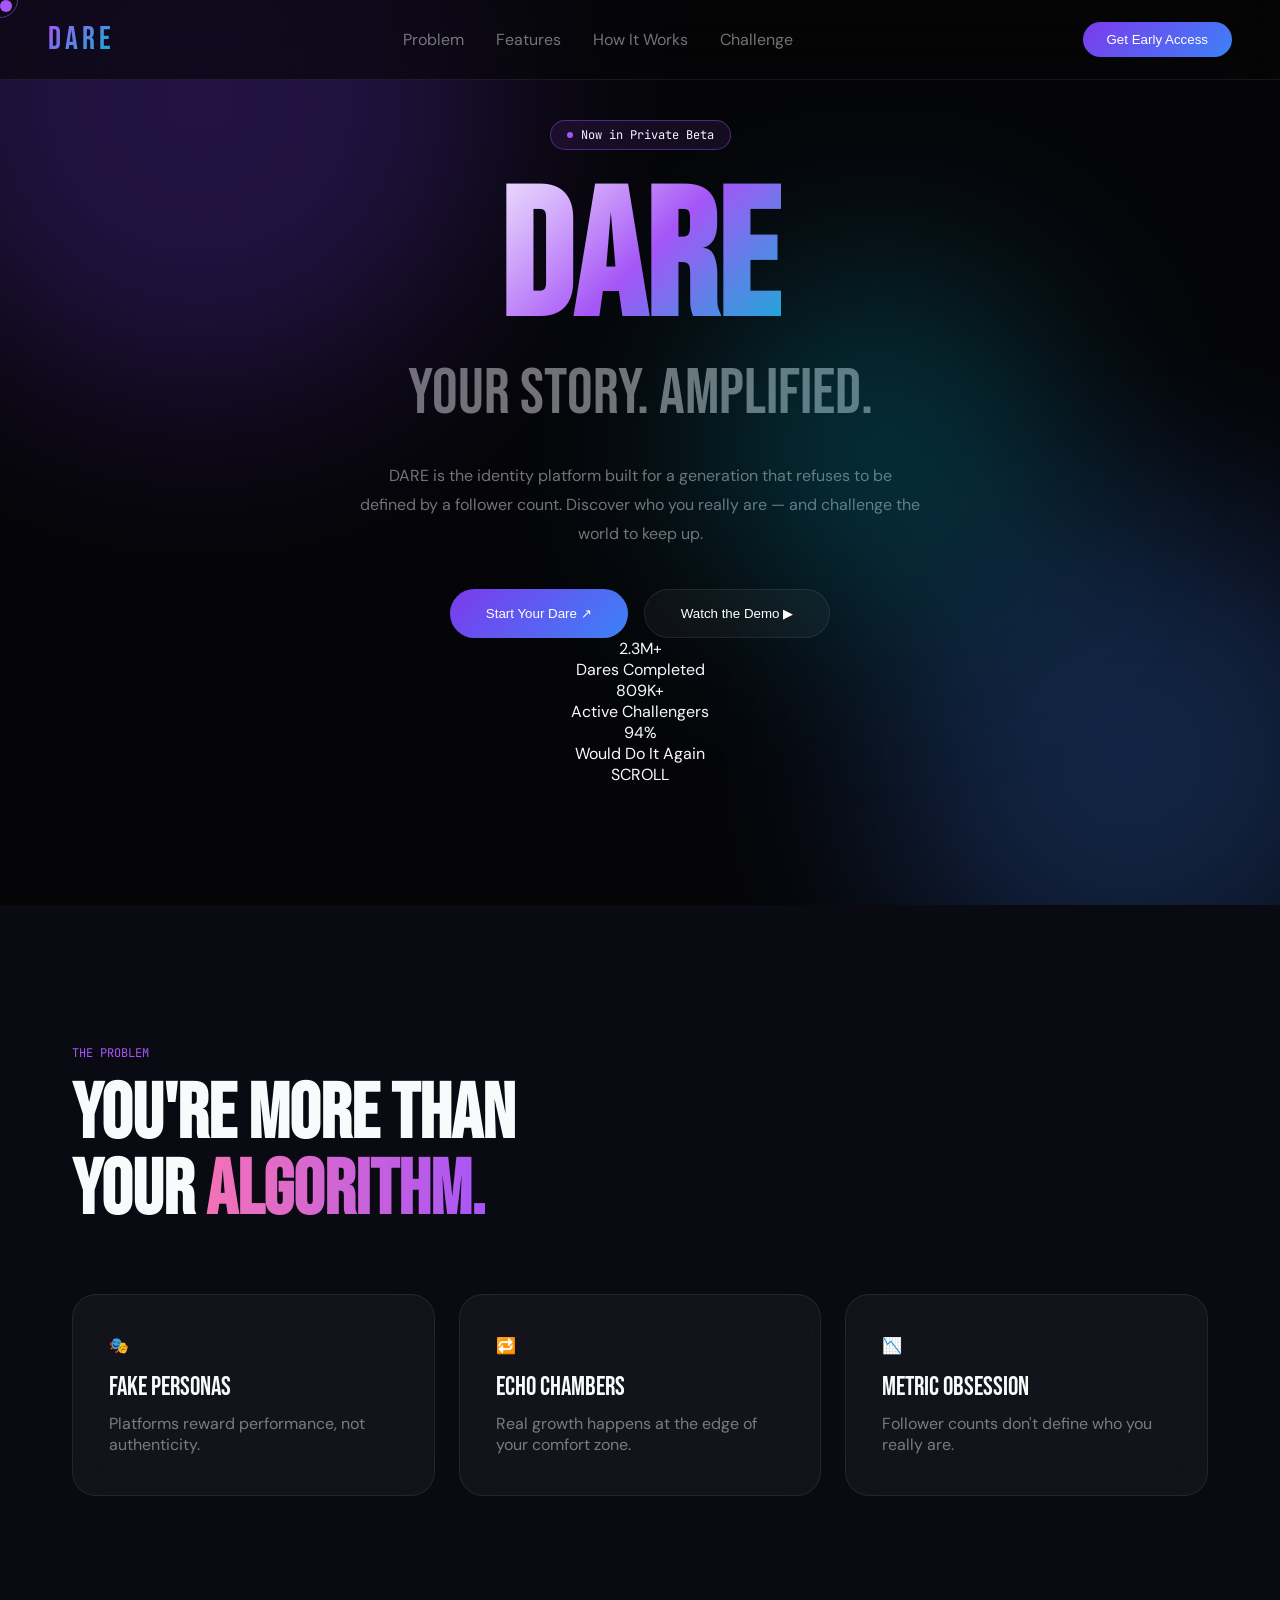
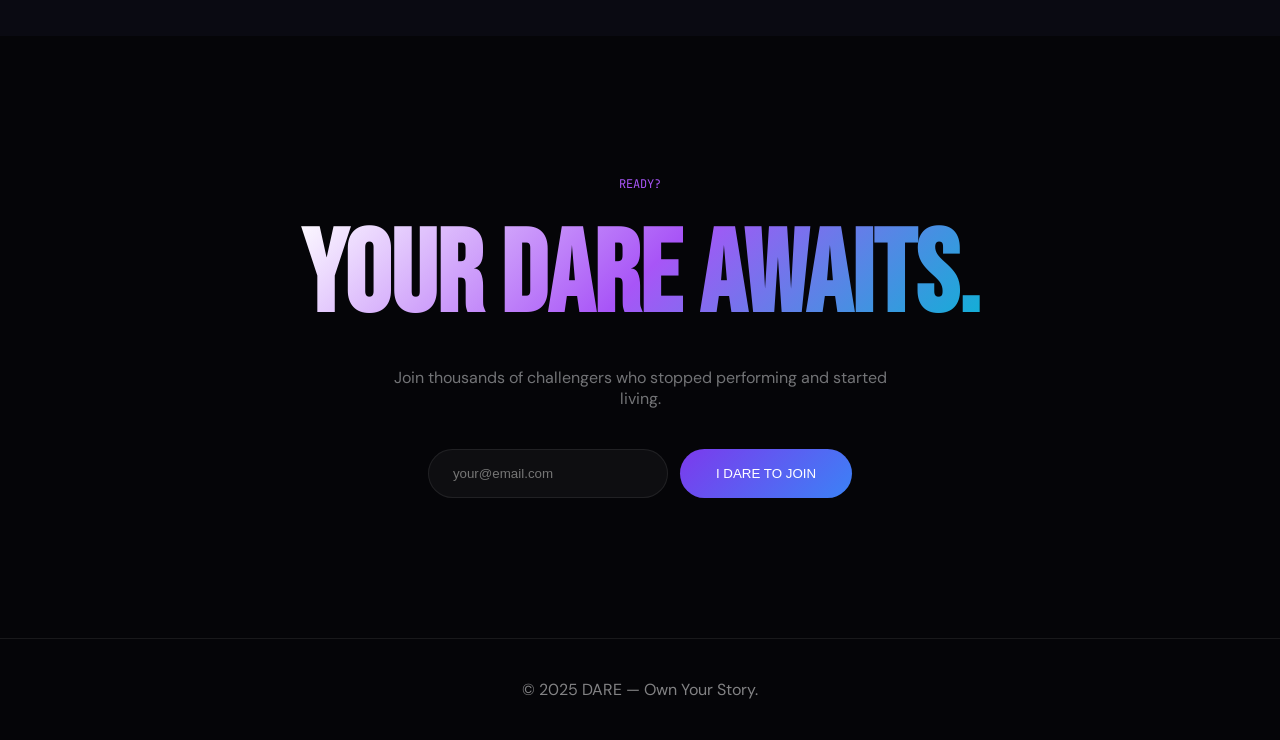
<file: dare 2/index.html>
<!DOCTYPE html>
<html lang="en">
<head>
  <meta charset="UTF-8" />
  <meta name="viewport" content="width=device-width, initial-scale=1.0" />
  <title>DARE — Own Your Story</title>

  <link rel="preconnect" href="https://fonts.googleapis.com" />
  <link rel="preconnect" href="https://fonts.gstatic.com" crossorigin />

  <link
    href="https://fonts.googleapis.com/css2?family=Bebas+Neue&family=DM+Sans:ital,opsz,wght@0,9..40,300;0,9..40,400;0,9..40,500;1,9..40,300&family=JetBrains+Mono:wght@400;700&display=swap"
    rel="stylesheet"
  />

  <link rel="stylesheet" href="styles.css" />
</head>

<body>

  <!-- CURSOR -->
  <div id="cursor"></div>
  <div id="cursor-ring"></div>

  <!-- NAV -->
  <nav>
    <div class="nav-logo">DARE</div>

    <ul class="nav-links">
      <li><a href="#problem">Problem</a></li>
      <li><a href="#features">Features</a></li>
      <li><a href="#how">How It Works</a></li>
      <li><a href="#viral">Challenge</a></li>
    </ul>

    <button class="nav-cta" onclick="ripple(event,this)">
      <div class="ripple-container"></div>
      Get Early Access
    </button>
  </nav>

  <!-- HERO -->
  <section id="hero">
    <div class="blob blob-1"></div>
    <div class="blob blob-2"></div>
    <div class="blob blob-3"></div>

    <div class="hero-badge">
      <div class="badge-dot"></div>
      Now in Private Beta
    </div>

    <h1 class="hero-headline">
      <span class="grad" id="typing-text"></span>
      <span class="typing-cursor" id="typing-cursor"></span>
    </h1>

    <p class="hero-sub">YOUR STORY. AMPLIFIED.</p>

    <p class="hero-body">
      DARE is the identity platform built for a generation that refuses
      to be defined by a follower count. Discover who you really are —
      and challenge the world to keep up.
    </p>

    <div class="hero-cta-group">
      <button class="btn btn-primary" onclick="ripple(event,this)">
        <div class="ripple-container"></div>
        Start Your Dare ↗
      </button>

      <button class="btn btn-ghost" onclick="ripple(event,this)">
        <div class="ripple-container"></div>
        Watch the Demo ▶
      </button>
    </div>

    <div class="hero-stats">
      <div class="stat-item">
        <div class="stat-num" data-count="2.4" data-suffix="M+">0</div>
        <div class="stat-label">Dares Completed</div>
      </div>

      <div class="stat-item">
        <div class="stat-num" data-count="840" data-suffix="K+">0</div>
        <div class="stat-label">Active Challengers</div>
      </div>

      <div class="stat-item">
        <div class="stat-num" data-count="98" data-suffix="%">0</div>
        <div class="stat-label">Would Do It Again</div>
      </div>
    </div>

    <div class="hero-scroll-hint">
      <div class="scroll-line"></div>
      SCROLL
    </div>
  </section>

  <!-- PROBLEM -->
  <section id="problem">
    <div class="container">

      <div class="section-label reveal">The Problem</div>

      <h2 class="problem-headline reveal reveal-delay-1">
        You're more than<br />
        your <em>algorithm.</em>
      </h2>

      <div class="problem-grid">

        <div class="glass-card reveal reveal-delay-1" onmousemove="cardGlow(event,this)">
          <div class="card-icon card-icon-1">🎭</div>
          <div class="card-title">Fake Personas</div>
          <p class="card-body">
            Platforms reward performance, not authenticity.
          </p>
        </div>

        <div class="glass-card reveal reveal-delay-2" onmousemove="cardGlow(event,this)">
          <div class="card-icon card-icon-2">🔁</div>
          <div class="card-title">Echo Chambers</div>
          <p class="card-body">
            Real growth happens at the edge of your comfort zone.
          </p>
        </div>

        <div class="glass-card reveal reveal-delay-3" onmousemove="cardGlow(event,this)">
          <div class="card-icon card-icon-3">📉</div>
          <div class="card-title">Metric Obsession</div>
          <p class="card-body">
            Follower counts don't define who you really are.
          </p>
        </div>

      </div>

    </div>
  </section>

  <!-- CTA -->
  <section id="cta">
    <div class="container">

      <div class="section-label reveal" style="justify-content:center;">
        Ready?
      </div>

      <h2 class="cta-headline reveal reveal-delay-1">
        <span class="grad">Your Dare Awaits.</span>
      </h2>

      <p class="cta-sub reveal reveal-delay-2">
        Join thousands of challengers who stopped performing and started living.
      </p>

      <div class="email-form reveal reveal-delay-3">

        <input
          type="email"
          class="email-input"
          placeholder="your@email.com"
        />

        <button class="btn btn-primary" onclick="ripple(event,this)">
          <div class="ripple-container"></div>
          I DARE TO JOIN
        </button>

      </div>

    </div>
  </section>

  <!-- FOOTER -->
  <footer>
    <div class="container">
      <p>
        © 2025 <span>DARE</span> — Own Your Story.
      </p>
    </div>
  </footer>

  <script src="script.js"></script>
</body>
</html>
</file>
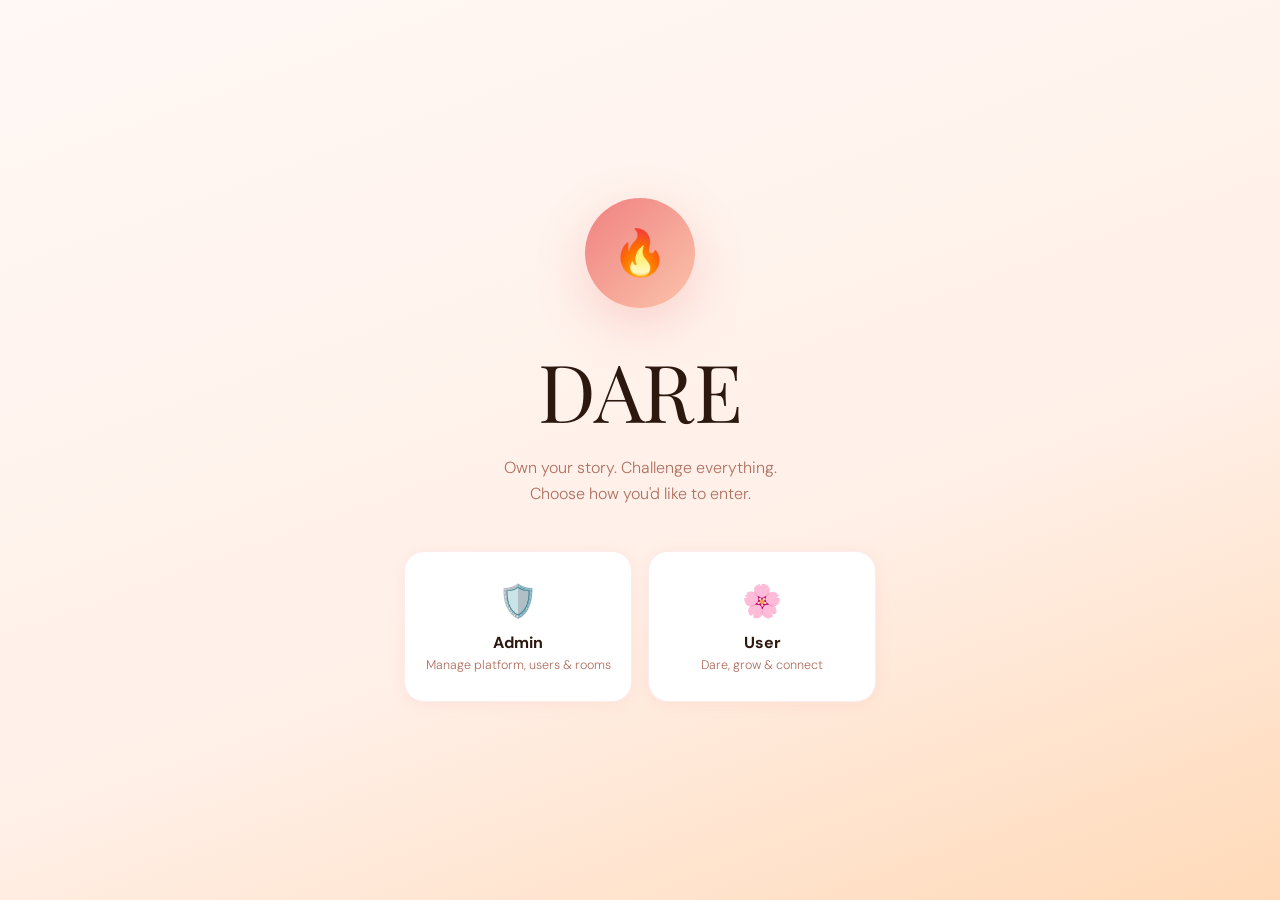
<file: DARE startup/index.html>
<!DOCTYPE html>
<html lang="en">
<head>
<meta charset="UTF-8"/>
<meta name="viewport" content="width=device-width, initial-scale=1.0"/>
<title>DARE App</title>
<link rel="preconnect" href="https://fonts.googleapis.com"/>
<link rel="preconnect" href="https://fonts.gstatic.com" crossorigin/>
<link href="https://fonts.googleapis.com/css2?family=Playfair+Display:wght@700;900&family=DM+Sans:wght@300;400;500;600&family=JetBrains+Mono:wght@400;600&display=swap" rel="stylesheet"/>
<link rel="stylesheet" href="styles.css"/>
</head>
<body>

<!-- ══════ LANDING ══════ -->
<div class="screen active" id="s-landing">
  <div class="landing-inner" style="margin:auto;">
    <div class="landing-blob">🔥</div>
    <div class="landing-title">DARE</div>
    <div class="landing-sub">Own your story. Challenge everything.<br/>Choose how you'd like to enter.</div>
    <div class="role-grid">
      <div class="role-card" onclick="go('s-admin-login')">
        <div class="role-emoji">🛡️</div>
        <div class="role-name">Admin</div>
        <div class="role-desc">Manage platform, users & rooms</div>
      </div>
      <div class="role-card" onclick="go('s-user-login')">
        <div class="role-emoji">🌸</div>
        <div class="role-name">User</div>
        <div class="role-desc">Dare, grow & connect</div>
      </div>
    </div>
  </div>
</div>

<!-- ══════ ADMIN LOGIN ══════ -->
<div class="screen auth-screen" id="s-admin-login">
  <div class="auth-box">
    <div class="auth-back" onclick="go('s-landing')">‹ Back</div>
    <div class="auth-icon">🛡️</div>
    <div class="auth-title">Admin Access</div>
    <div class="auth-sub">Restricted portal · Authorized personnel only</div>
    <div class="form-group">
      <label class="form-label">Admin Email</label>
      <input class="form-input" type="email" placeholder="admin@dare.app" id="al-email"/>
    </div>
    <div class="form-group">
      <label class="form-label">Password</label>
      <input class="form-input" type="password" placeholder="••••••••" id="al-pass"/>
    </div>
    <div class="form-group">
      <label class="form-label">Admin Code</label>
      <input class="form-input" type="text" placeholder="6-digit access code" maxlength="6" id="al-code"/>
    </div>
    <button class="btn btn-primary btn-full" onclick="adminLogin(event)">Access Dashboard →</button>
    <div class="auth-footer" style="margin-top:16px;font-size:0.78rem;">Forgot credentials? Contact your system administrator.</div>
  </div>
</div>

<!-- ══════ USER LOGIN ══════ -->
<div class="screen auth-screen" id="s-user-login">
  <div class="auth-box">
    <div class="auth-back" onclick="go('s-landing')">‹ Back</div>
    <div class="auth-icon">🌸</div>
    <div class="auth-title">Welcome Back</div>
    <div class="auth-sub">Sign in to continue your dare journey</div>
    <div class="form-group">
      <label class="form-label">Email</label>
      <input class="form-input" type="email" placeholder="you@example.com" id="ul-email"/>
    </div>
    <div class="form-group">
      <label class="form-label">Password</label>
      <input class="form-input" type="password" placeholder="••••••••" id="ul-pass"/>
    </div>
    <div style="text-align:right;margin-bottom:18px;"><span class="link" style="font-size:0.82rem;">Forgot password?</span></div>
    <button class="btn btn-primary btn-full" onclick="userLogin(event)" style="margin-bottom:10px;">Sign In →</button>
    <div class="divider">or</div>
    <button class="btn btn-ghost btn-full" style="margin-bottom:10px;" onclick="showToast('Apple sign-in coming soon')">🍎 &nbsp;Continue with Apple</button>
    <button class="btn btn-ghost btn-full" onclick="showToast('Google sign-in coming soon')">🌐 &nbsp;Continue with Google</button>
    <div class="auth-footer">New here? <span class="link" onclick="go('s-signup')">Create account</span></div>
  </div>
</div>

<!-- ══════ SIGNUP ══════ -->
<div class="screen auth-screen" id="s-signup">
  <div class="auth-box">
    <div class="auth-back" onclick="go('s-user-login')">‹ Back</div>
    <div class="progress-steps">
      <div class="ps-dot done"></div><div class="ps-dot done"></div><div class="ps-dot"></div>
    </div>
    <div class="auth-icon">✨</div>
    <div class="auth-title">Create Account</div>
    <div class="auth-sub">Step 2 of 3 — Tell us about yourself</div>
    <div class="form-row">
      <div class="form-group"><label class="form-label">First Name</label><input class="form-input" type="text" placeholder="First name" id="su-fn"/></div>
      <div class="form-group"><label class="form-label">Last Name</label><input class="form-input" type="text" placeholder="Last name" id="su-ln"/></div>
    </div>
    <div class="form-group"><label class="form-label">Username</label><input class="form-input" type="text" placeholder="@yourhandle" id="su-un"/></div>
    <div class="form-group"><label class="form-label">Email</label><input class="form-input" type="email" placeholder="you@example.com" id="su-em"/></div>
    <div class="form-group"><label class="form-label">Password</label><input class="form-input" type="password" placeholder="Min. 8 characters" id="su-pw"/></div>
    <button class="btn btn-primary btn-full" onclick="signupDone(event)">Create Account & Dare →</button>
    <div class="auth-footer" style="font-size:0.75rem;line-height:1.7;">By continuing you agree to DARE's <span class="link">Terms</span> and <span class="link">Privacy Policy</span>.</div>
  </div>
</div>

<!-- ══════ HOME ══════ -->
<div class="screen" id="s-home">
  <div class="topbar">
    <div class="topbar-logo">DARE</div>
    <div class="topbar-right">
      <div class="topbar-avatar" id="home-av" onclick="switchTab('s-profile',null,'Profile')">😊</div>
    </div>
  </div>
  <div class="page-wrap">
    <div class="home-greeting">
      <h1 id="home-greet">Good morning 🌸</h1>
      <p id="home-sub">Your dares are waiting</p>
    </div>

    <div class="section-header">
      <div class="section-title">Stories</div>
    </div>
    <div class="stories-row" id="stories-row">
      <div class="story-item" onclick="showToast('Share your story!')">
        <div class="story-ring" style="background:linear-gradient(135deg,#ddd,#bbb);">
          <div class="story-inner" style="font-size:1.6rem;">➕</div>
        </div>
        <div class="story-label">Your Story</div>
      </div>
    </div>
    <div id="stories-hint" style="color:var(--text3);font-size:0.83rem;margin-bottom:30px;font-weight:300;">
      Follow friends to see their stories here.
    </div>

    <div class="section-header">
      <div class="section-title">Today's Dares</div>
      <div class="section-action" onclick="switchTab('s-rooms',null,'Rooms')">Browse Rooms →</div>
    </div>
    <div class="dare-grid" id="dare-grid">
      <div class="dare-empty">
        <div class="de-i">⚡</div>
        <div class="de-t">No dares yet.<br/>Join a room or get challenged by a friend to see dares here.</div>
      </div>
    </div>
  </div>
  <div class="bottom-nav">
    <div class="nav-item active" onclick="switchTab('s-home',this,'Home')"><div class="nav-icon">🏠</div><div class="nav-label">Home</div><div class="nav-dot"></div></div>
    <div class="nav-item" onclick="switchTab('s-friends',this,'Friends')"><div class="nav-icon">👥</div><div class="nav-label">Friends</div><div class="nav-dot"></div></div>
    <div class="nav-item" onclick="switchTab('s-rooms',this,'Rooms')"><div class="nav-icon">🚪</div><div class="nav-label">Rooms</div><div class="nav-dot"></div></div>
    <div class="nav-item" onclick="switchTab('s-profile',this,'Profile')"><div class="nav-icon">👤</div><div class="nav-label">Profile</div><div class="nav-dot"></div></div>
  </div>
</div>

<!-- ══════ FRIENDS ══════ -->
<div class="screen" id="s-friends">
  <div class="topbar">
    <div class="topbar-logo">DARE</div>
    <div class="topbar-right"><div class="topbar-avatar" onclick="switchTab('s-profile',null,'Profile')">😊</div></div>
  </div>
  <div class="page-wrap">
    <div class="page-title">Friends</div>
    <div class="page-sub">Connect with people who challenge you to grow</div>
    <div class="add-box">
      <h3>➕ Add a Friend</h3>
      <p>Enter their username or email to send a friend request</p>
      <div class="add-row">
        <input class="form-input" placeholder="@username or email" id="af-input"/>
        <button class="btn btn-primary btn-sm" onclick="addFriend(event)">Send Request</button>
      </div>
    </div>
    <div class="search-bar">
      <span>🔍</span>
      <input placeholder="Search your friends…" id="f-search" oninput="filterFriends()"/>
    </div>
    <div class="section-header">
      <div class="section-title">Your Friends</div>
      <div class="section-action" id="f-count">0 friends</div>
    </div>
    <div class="friends-list" id="friends-list">
      <div class="empty-state"><div class="empty-icon">👥</div><div class="empty-title">No friends yet</div><div class="empty-sub">Add friends using the form above.</div></div>
    </div>
    <div class="section-header" style="margin-top:30px;">
      <div class="section-title">Pending Requests</div>
    </div>
    <div class="friends-list" id="pending-list">
      <div class="empty-state" style="padding:28px;"><div class="empty-sub" style="font-size:0.83rem;">No pending requests.</div></div>
    </div>
  </div>
  <div class="bottom-nav">
    <div class="nav-item" onclick="switchTab('s-home',this,'Home')"><div class="nav-icon">🏠</div><div class="nav-label">Home</div><div class="nav-dot"></div></div>
    <div class="nav-item active" onclick="switchTab('s-friends',this,'Friends')"><div class="nav-icon">👥</div><div class="nav-label">Friends</div><div class="nav-dot"></div></div>
    <div class="nav-item" onclick="switchTab('s-rooms',this,'Rooms')"><div class="nav-icon">🚪</div><div class="nav-label">Rooms</div><div class="nav-dot"></div></div>
    <div class="nav-item" onclick="switchTab('s-profile',this,'Profile')"><div class="nav-icon">👤</div><div class="nav-label">Profile</div><div class="nav-dot"></div></div>
  </div>
</div>

<!-- ══════ ROOMS ══════ -->
<div class="screen" id="s-rooms">
  <div class="topbar">
    <div class="topbar-logo">DARE</div>
    <div class="topbar-right"><div class="topbar-avatar" onclick="switchTab('s-profile',null,'Profile')">😊</div></div>
  </div>
  <div class="page-wrap">
    <div class="page-title">Rooms</div>
    <div class="page-sub">Live dare challenges — join one or create your own</div>
    <div class="create-box">
      <h3>🚪 Create a Room</h3>
      <p>Host a live dare challenge and invite others to join</p>
      <div class="form-group"><label class="form-label">Room Name</label><input class="form-input" placeholder="e.g. Friday Fear Challenge" id="r-name"/></div>
      <div class="form-group"><label class="form-label">Description</label><textarea class="form-textarea" placeholder="What's this room about?" id="r-desc" style="min-height:70px;"></textarea></div>
      <div class="form-row">
        <div class="form-group">
          <label class="form-label">Category</label>
          <select class="form-select form-input" id="r-cat">
            <option value="">Select category</option>
            <option>Social</option><option>Creative</option><option>Physical</option><option>Mental</option><option>Outdoor</option>
          </select>
        </div>
        <div class="form-group"><label class="form-label">Max Participants</label><input class="form-input" type="number" placeholder="e.g. 50" id="r-max" min="2"/></div>
      </div>
      <button class="btn btn-primary" onclick="createRoom(event)">Create Room →</button>
    </div>
    <div class="rooms-tabs">
      <div class="room-tab active" onclick="roomTab(this,'live')">Live 🔴</div>
      <div class="room-tab" onclick="roomTab(this,'upcoming')">Upcoming</div>
      <div class="room-tab" onclick="roomTab(this,'mine')">My Rooms</div>
    </div>
    <div class="rooms-grid" id="rooms-grid">
      <div class="empty-state" style="grid-column:1/-1;">
        <div class="empty-icon">🚪</div>
        <div class="empty-title">No rooms yet</div>
        <div class="empty-sub">Create the first room above to get started.</div>
      </div>
    </div>
  </div>
  <div class="bottom-nav">
    <div class="nav-item" onclick="switchTab('s-home',this,'Home')"><div class="nav-icon">🏠</div><div class="nav-label">Home</div><div class="nav-dot"></div></div>
    <div class="nav-item" onclick="switchTab('s-friends',this,'Friends')"><div class="nav-icon">👥</div><div class="nav-label">Friends</div><div class="nav-dot"></div></div>
    <div class="nav-item active" onclick="switchTab('s-rooms',this,'Rooms')"><div class="nav-icon">🚪</div><div class="nav-label">Rooms</div><div class="nav-dot"></div></div>
    <div class="nav-item" onclick="switchTab('s-profile',this,'Profile')"><div class="nav-icon">👤</div><div class="nav-label">Profile</div><div class="nav-dot"></div></div>
  </div>
</div>

<!-- ══════ PROFILE ══════ -->
<div class="screen" id="s-profile">
  <div class="topbar">
    <div class="topbar-logo">DARE</div>
    <div class="topbar-right"><button class="btn btn-danger btn-sm" onclick="logOut()">Sign Out</button></div>
  </div>
  <div class="page-wrap">
    <div class="profile-hero">
      <div class="profile-av" id="p-av">😊</div>
      <div class="profile-name" id="p-name">Your Name</div>
      <div class="profile-handle" id="p-handle">@yourhandle</div>
      <div class="profile-edit-row">
        <button class="btn btn-secondary btn-sm" onclick="document.getElementById('e-name').focus();showToast('Edit your info below 👇')">Edit Profile</button>
      </div>
    </div>
    <div class="pstats">
      <div class="pstat"><div class="pstat-n" id="ps-dares">0</div><div class="pstat-l">Dares</div></div>
      <div class="pstat"><div class="pstat-n" id="ps-followers">0</div><div class="pstat-l">Followers</div></div>
      <div class="pstat"><div class="pstat-n" id="ps-following">0</div><div class="pstat-l">Following</div></div>
    </div>
    <div class="profile-grid">
      <div class="profile-section">
        <h3>📝 Edit Info</h3>
        <div class="form-group"><label class="form-label">Display Name</label><input class="form-input" id="e-name" placeholder="Your display name"/></div>
        <div class="form-group"><label class="form-label">Bio</label><textarea class="form-textarea" id="e-bio" placeholder="Tell the world who you are…" style="min-height:80px;"></textarea></div>
        <button class="btn btn-primary btn-sm" onclick="saveProfile(event)">Save Changes</button>
      </div>
      <div class="profile-section">
        <h3>⚙️ Settings</h3>
        <div class="setting-row" onclick="showToast('Notifications settings')"><div class="setting-icon si-a">🔔</div><div class="setting-lbl">Notifications</div><div class="setting-arr">›</div></div>
        <div class="setting-row" onclick="showToast('Privacy settings')"><div class="setting-icon si-b">🔒</div><div class="setting-lbl">Privacy & Security</div><div class="setting-arr">›</div></div>
        <div class="setting-row" onclick="showToast('Identity Map — coming soon')"><div class="setting-icon si-c">🧠</div><div class="setting-lbl">My Identity Map</div><div class="setting-arr">›</div></div>
        <div class="setting-row" onclick="showToast('Help & Support')"><div class="setting-icon si-a">❓</div><div class="setting-lbl">Help & Support</div><div class="setting-arr">›</div></div>
      </div>
      <div class="profile-section" style="grid-column:1/-1;">
        <h3>🏅 Earned Badges</h3>
        <div class="badges-wrap" id="badges-wrap">
          <span style="color:var(--text3);font-size:0.85rem;font-weight:300;">Complete dares to earn badges. Your first badge is one dare away! ⚡</span>
        </div>
      </div>
    </div>
  </div>
  <div class="bottom-nav">
    <div class="nav-item" onclick="switchTab('s-home',this,'Home')"><div class="nav-icon">🏠</div><div class="nav-label">Home</div><div class="nav-dot"></div></div>
    <div class="nav-item" onclick="switchTab('s-friends',this,'Friends')"><div class="nav-icon">👥</div><div class="nav-label">Friends</div><div class="nav-dot"></div></div>
    <div class="nav-item" onclick="switchTab('s-rooms',this,'Rooms')"><div class="nav-icon">🚪</div><div class="nav-label">Rooms</div><div class="nav-dot"></div></div>
    <div class="nav-item active" onclick="switchTab('s-profile',this,'Profile')"><div class="nav-icon">👤</div><div class="nav-label">Profile</div><div class="nav-dot"></div></div>
  </div>
</div>

<!-- ══════ ADMIN DASHBOARD ══════ -->
<div class="screen" id="s-admin">
  <div class="topbar">
    <div class="topbar-logo">DARE</div>
    <div class="topbar-right">
      <div class="topbar-badge">ADMIN</div>
      <button class="btn btn-danger btn-sm" onclick="logOut()">Sign Out</button>
    </div>
  </div>
  <div class="page-wrap">
    <div class="page-title">Dashboard</div>
    <div class="page-sub">Real-time platform overview</div>
    <div class="kpi-grid">
      <div class="kpi-card"><div class="kpi-i">👥</div><div class="kpi-n" id="kpi-u">0</div><div class="kpi-l">Registered Users</div></div>
      <div class="kpi-card"><div class="kpi-i">🚪</div><div class="kpi-n" id="kpi-r">0</div><div class="kpi-l">Rooms Created</div></div>
      <div class="kpi-card"><div class="kpi-i">⚡</div><div class="kpi-n" id="kpi-d">0</div><div class="kpi-l">Dares Accepted</div></div>
      <div class="kpi-card"><div class="kpi-i">🔗</div><div class="kpi-n" id="kpi-c">0</div><div class="kpi-l">Connections</div></div>
    </div>
    <!-- ⚡ SEND DARE -->
    <div class="section-header" style="margin-bottom:16px;">
      <div class="section-title">⚡ Send a Dare</div>
    </div>
    <div class="send-dare-box">
      <div class="sd-form">
        <div class="form-group">
          <label class="form-label">Dare Title</label>
          <input class="form-input" id="sd-title" placeholder="e.g. Sing out loud in public"/>
        </div>
        <div class="form-group">
          <label class="form-label">Description</label>
          <textarea class="form-textarea" id="sd-desc" placeholder="Describe the dare in detail…" style="min-height:80px;"></textarea>
        </div>
        <div class="form-row">
          <div class="form-group">
            <label class="form-label">Category</label>
            <select class="form-select form-input" id="sd-cat">
              <option value="">Select category</option>
              <option>Social</option><option>Creative</option><option>Physical</option><option>Mental</option><option>Outdoor</option>
            </select>
          </div>
          <div class="form-group">
            <label class="form-label">Difficulty</label>
            <select class="form-select form-input" id="sd-diff">
              <option value="">Select level</option>
              <option>Easy 🟢</option><option>Medium 🟡</option><option>Hard 🔴</option><option>Legendary 🔥</option>
            </select>
          </div>
        </div>
        <div class="form-group">
          <label class="form-label">Send To</label>
          <select class="form-select form-input" id="sd-to">
            <option value="all">📢 All Users</option>
          </select>
          <div style="font-size:0.72rem;color:var(--text3);margin-top:6px;">Users appear here after they sign up</div>
        </div>
        <button class="btn btn-primary" onclick="sendDare(event)" style="min-width:160px;">Send Dare ⚡</button>
      </div>

      <!-- Sent Dares Log -->
      <div class="sd-log">
        <div style="font-size:0.78rem;font-weight:700;color:var(--text2);text-transform:uppercase;letter-spacing:0.08em;margin-bottom:14px;">📋 Sent Dares Log</div>
        <div id="sd-log-list">
          <div style="color:var(--text3);font-size:0.83rem;font-weight:300;text-align:center;padding:24px 0;">No dares sent yet.</div>
        </div>
      </div>
    </div>

    <div class="section-header" style="margin-top:32px;"><div class="section-title">Registered Users</div></div>
    <div class="admin-table">
      <div class="t-head"><div>Name</div><div>Email</div><div>Joined</div><div>Status</div></div>
      <div id="a-users"><div style="padding:40px;text-align:center;color:var(--text3);font-size:0.85rem;">No users yet. Users appear here after signing up.</div></div>
    </div>
    <div class="section-header" style="margin-top:8px;"><div class="section-title">Created Rooms</div></div>
    <div class="admin-table">
      <div class="t-head"><div>Room Name</div><div>Category</div><div>Max</div><div>Status</div></div>
      <div id="a-rooms"><div style="padding:40px;text-align:center;color:var(--text3);font-size:0.85rem;">No rooms yet.</div></div>
    </div>
  </div>
</div>

<div class="toast" id="toast"></div>

<script src="script.js"></script>
</body>
</html>
</file>
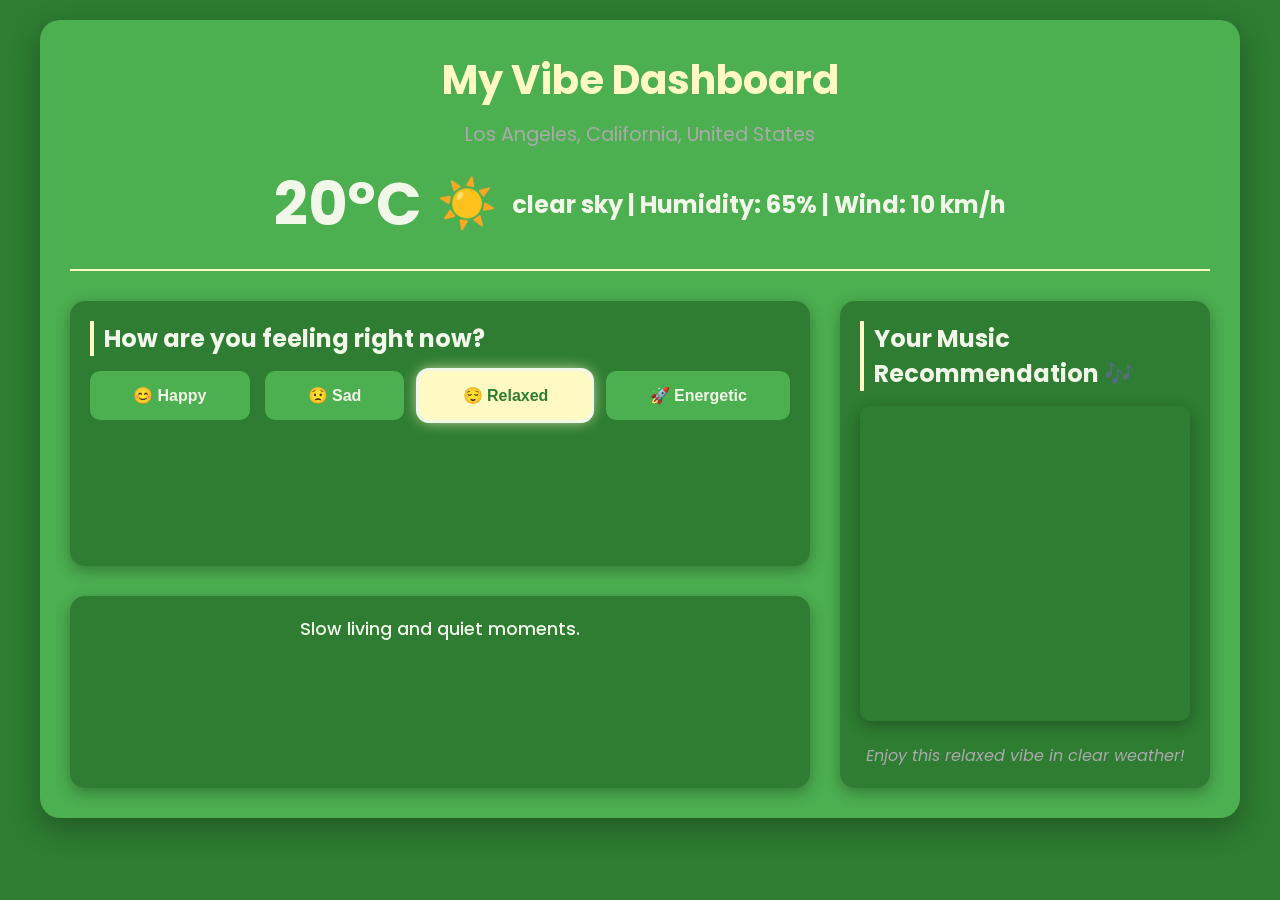
<file: Smart Mood-Based Music & Weather Dashboard/index.html>
<!DOCTYPE html>
<html lang="en">
<head>
    <meta charset="UTF-8">
    <meta name="viewport" content="width=device-width, initial-scale=1.0">
    <title>Smart Mood-Based Dashboard 🎵🌤️</title>
    <link rel="stylesheet" href="satyles.css">
    <link href="https://fonts.googleapis.com/css2?family=Poppins:wght@400;700&display=swap" rel="stylesheet">
</head>
<body class="theme-default">
    <div id="dashboard-container">

        <header id="weather-display">
            <h1 class="dashboard-title">My Vibe Dashboard</h1>
            <div id="weather-info">
                <p id="city-name">Loading Location...</p>
                <div class="weather-details">
                    <span id="temperature">--°C</span>
                    <span id="weather-icon">☁️</span>
                    <span id="weather-description">Clear Sky</span>
                </div>
            </div>
            <div id="weather-animation-area">
                </div>
        </header>

        <main id="content-area">
            <section id="mood-selector-section">
                <h2>How are you feeling right now?</h2>
                <div id="mood-buttons">
                    <button class="mood-btn" data-mood="happy">😊 Happy</button>
                    <button class="mood-btn" data-mood="sad">😟 Sad</button>
                    <button class="mood-btn" data-mood="relaxed">😌 Relaxed</button>
                    <button class="mood-btn" data-mood="energetic">🚀 Energetic</button>
                </div>
            </section>

            <section id="music-recommendation-section">
                <h2>Your Music Recommendation 🎶</h2>
                <div id="playlist-container">
                    <iframe id="music-player"
                        width="100%"
                        height="315"
                        src=""
                        frameborder="0"
                        allow="accelerometer; autoplay; clipboard-write; encrypted-media; gyroscope; picture-in-picture"
                        allowfullscreen
                        title="Recommended Playlist">
                    </iframe>
                    <p id="recommendation-message">Select a mood and check the weather!</p>
                </div>
            </section>

            <section id="bonus-quote-section">
                <p id="daily-quote">“Music is the strongest form of magic.”</p>
            </section>
        </main>

    </div>

    <script src="script.js"></script>
</body>
</html>
</file>
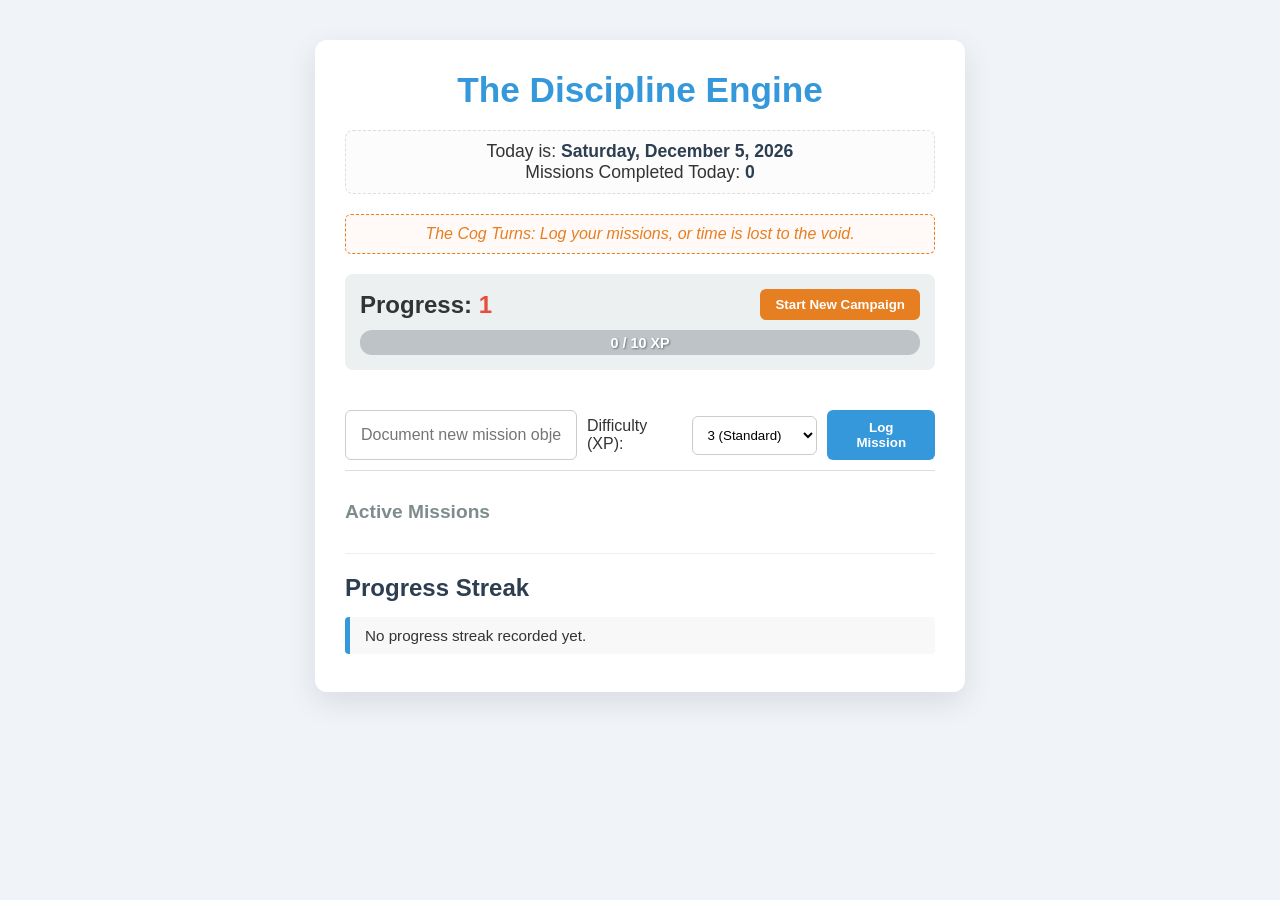
<file: to so lists/to_do_list.html>
<!DOCTYPE html>
<html lang="en">
<head>
    <meta charset="UTF-8">
    <meta name="viewport" content="width=device-width, initial-scale=1.0">
    <title>The Discipline Engine</title> 
    <link rel="stylesheet" href="styles6.css">
</head>
<body>

    <main>
        <h1>The Discipline Engine</h1>
        

        <section class="day-tracker">
            <p>Today is: <span id="current-date-display"></span></p>
            <p>Missions Completed Today: <span id="daily-complete-count">0</span></p>
        </section>
        
        <p id="motivation-line">The Cog Turns: Log your missions, or time is lost to the void.</p>

        <section class="xp-tracker">
            <div class="level-info">
                <h2>Progress: <span id="level-display">1</span></h2>
                <button id="reset-button" class="action-button">Start New Campaign</button> 
            </div>
            
            <div id="xp-bar-container" class="xp-bar-container">
                <div id="xp-bar-fill" class="xp-bar-fill"></div> 
                <span id="xp-value-text" class="xp-value-text">0 / 10 XP</span>
            </div>
        </section>

        <form id="new-quest-form" class="quest-input-form">
            
            <input 
                type="text" 
                id="task-input" 
                placeholder="Document new mission objective..." 
                required
            />

            <div class="effort-selector">
                <label for="effort-select">Difficulty (XP):</label>
                <select id="effort-select" required>
                    <option value="1">1 (Scroll)</option>
                    <option value="2">2 (Minor)</option>
                    <option value="3" selected>3 (Standard)</option>
                    <option value="4">4 (Major)</option>
                    <option value="5">5 (Legendary)</option>
                </select>
            </div>
            
            <button type="submit">Log Mission</button>
        </form>

        <section class="quest-list-section">
            <h2>Active Missions</h2>
            <ul id="quest-list-container" class="quest-list">
            </ul>
        </section>
        
        <section class="past-progress-section">
            <h2>Progress Streak</h2>
            <ul id="history-list-container" class="history-list">
            </ul>
        </section>

    </main>
    
    <script src="list.js"></script>
</body>
</html>
</file>
<file: dare 2/styles.css>
/* RESET */
*,
*::before,
*::after{
  margin:0;
  padding:0;
  box-sizing:border-box;
}

:root{
  --bg:#050508;
  --bg2:#0a0a12;
  --surface:rgba(255,255,255,0.04);
  --border:rgba(255,255,255,0.08);

  --purple:#7c3aed;
  --violet:#a855f7;
  --blue:#3b82f6;
  --cyan:#06b6d4;
  --pink:#f472b6;

  --white:#f8fafc;
  --muted:rgba(248,250,252,0.45);

  --font-display:'Bebas Neue',sans-serif;
  --font-body:'DM Sans',sans-serif;
  --font-mono:'JetBrains Mono',monospace;

  --transition:cubic-bezier(0.16,1,0.3,1);
}

html{
  scroll-behavior:smooth;
}

body{
  background:var(--bg);
  color:var(--white);
  font-family:var(--font-body);
  overflow-x:hidden;
  cursor:none;
}

/* CURSOR */
#cursor{
  width:12px;
  height:12px;
  background:var(--violet);
  border-radius:50%;
  position:fixed;
  z-index:9999;
  pointer-events:none;
}

#cursor-ring{
  width:36px;
  height:36px;
  border:1px solid rgba(168,85,247,0.5);
  border-radius:50%;
  position:fixed;
  z-index:9998;
  pointer-events:none;
}

/* NAV */
nav{
  position:fixed;
  top:0;
  left:0;
  right:0;

  display:flex;
  justify-content:space-between;
  align-items:center;

  padding:20px 48px;

  background:rgba(5,5,8,0.6);
  backdrop-filter:blur(24px);

  border-bottom:1px solid var(--border);

  z-index:500;
}

.nav-logo{
  font-family:var(--font-display);
  font-size:2rem;
  letter-spacing:0.12em;

  background:linear-gradient(135deg,var(--violet),var(--cyan));

  -webkit-background-clip:text;
  -webkit-text-fill-color:transparent;
}

.nav-links{
  display:flex;
  gap:32px;
  list-style:none;
}

.nav-links a{
  color:var(--muted);
  text-decoration:none;
  transition:.3s;
}

.nav-links a:hover{
  color:white;
}

.nav-cta{
  padding:10px 24px;
  border:none;
  border-radius:100px;

  background:linear-gradient(135deg,var(--purple),var(--blue));
  color:white;

  cursor:none;
}

/* HERO */
#hero{
  min-height:100vh;

  display:flex;
  flex-direction:column;
  justify-content:center;
  align-items:center;

  text-align:center;

  padding:120px 32px;

  position:relative;
  overflow:hidden;
}

.blob{
  position:absolute;
  border-radius:50%;
  filter:blur(100px);
  opacity:0.25;
}

.blob-1{
  width:600px;
  height:600px;
  background:var(--purple);
  top:-200px;
  left:-100px;
}

.blob-2{
  width:500px;
  height:500px;
  background:var(--blue);
  bottom:-100px;
  right:-100px;
}

.blob-3{
  width:350px;
  height:350px;
  background:var(--cyan);
  top:30%;
  left:55%;
}

.hero-badge{
  padding:6px 16px;
  border-radius:100px;

  background:rgba(168,85,247,0.1);
  border:1px solid rgba(168,85,247,0.4);

  margin-bottom:32px;

  font-family:var(--font-mono);
  font-size:.75rem;

  display:flex;
  align-items:center;
  gap:8px;
}

.badge-dot{
  width:6px;
  height:6px;
  border-radius:50%;
  background:var(--violet);
}

.hero-headline{
  font-family:var(--font-display);
  font-size:clamp(5rem,14vw,13rem);
  line-height:.9;
}

.grad{
  background:linear-gradient(135deg,#fff,var(--violet),var(--cyan));

  -webkit-background-clip:text;
  -webkit-text-fill-color:transparent;
}

.hero-sub{
  font-family:var(--font-display);
  font-size:clamp(2rem,5vw,4.5rem);

  color:var(--muted);

  margin:12px 0 30px;
}

.hero-body{
  max-width:560px;
  color:var(--muted);
  line-height:1.8;
}

.hero-cta-group{
  display:flex;
  gap:16px;
  margin-top:40px;
  flex-wrap:wrap;
}

.btn{
  padding:16px 36px;
  border:none;
  border-radius:100px;

  cursor:none;

  position:relative;
  overflow:hidden;

  transition:.3s;
}

.btn:hover{
  transform:translateY(-3px);
}

.btn-primary{
  background:linear-gradient(135deg,var(--purple),var(--blue));
  color:white;
}

.btn-ghost{
  background:var(--surface);
  border:1px solid var(--border);
  color:white;
}

/* SECTION */
section{
  position:relative;
}

.container{
  max-width:1200px;
  margin:auto;
  padding:0 32px;
}

.section-label{
  color:var(--violet);
  font-size:.75rem;
  font-family:var(--font-mono);
  text-transform:uppercase;
  margin-bottom:16px;
}

/* PROBLEM */
#problem{
  padding:140px 0;
  background:var(--bg2);
}

.problem-headline{
  font-family:var(--font-display);
  font-size:clamp(2.5rem,6vw,5rem);
  line-height:1;
}

.problem-headline em{
  font-style:normal;

  background:linear-gradient(90deg,var(--pink),var(--violet));

  -webkit-background-clip:text;
  -webkit-text-fill-color:transparent;
}

.problem-grid{
  display:grid;
  grid-template-columns:repeat(auto-fit,minmax(280px,1fr));
  gap:24px;

  margin-top:64px;
}

.glass-card{
  background:var(--surface);
  border:1px solid var(--border);

  border-radius:24px;

  padding:40px 36px;

  backdrop-filter:blur(20px);

  transition:.4s;
}

.glass-card:hover{
  transform:translateY(-6px);
  border-color:rgba(168,85,247,0.35);
}

.card-title{
  font-family:var(--font-display);
  font-size:1.6rem;

  margin:16px 0 10px;
}

.card-body{
  color:var(--muted);
}

/* CTA */
#cta{
  padding:140px 0;
  text-align:center;
}

.cta-headline{
  font-family:var(--font-display);
  font-size:clamp(3rem,9vw,8rem);
}

.cta-sub{
  color:var(--muted);
  margin:20px auto 40px;
  max-width:500px;
}

.email-form{
  display:flex;
  gap:12px;
  justify-content:center;
  flex-wrap:wrap;
}

.email-input{
  min-width:240px;
  padding:16px 24px;

  border-radius:100px;
  border:1px solid var(--border);

  background:var(--surface);
  color:white;
}

/* FOOTER */
footer{
  padding:40px 0;
  border-top:1px solid var(--border);

  text-align:center;

  color:rgba(255,255,255,0.5);
}

/* REVEAL */
.reveal{
  opacity:0;
  transform:translateY(40px);
  transition:.8s var(--transition);
}

.reveal.visible{
  opacity:1;
  transform:translateY(0);
}

/* RESPONSIVE */
@media(max-width:768px){

  body{
    cursor:auto;
  }

  #cursor,
  #cursor-ring{
    display:none;
  }

  nav{
    padding:16px 20px;
  }

  .nav-links{
    display:none;
  }

  .container{
    padding:0 20px;
  }
}
</file>
<file: DARE startup/styles.css>
:root {
  --c1: #F08080;
  --c2: #F4978E;
  --c3: #F8AD9D;
  --c4: #FBC4AB;
  --c5: #FFDAB9;
  --bg: #FFF8F5;
  --white: #FFFFFF;
  --text: #2D1810;
  --text2: #7A4A3A;
  --text3: #B07060;
  --border: rgba(240,128,128,0.15);
  --shadow: 0 8px 40px rgba(240,128,128,0.18);
  --shadow-sm: 0 2px 16px rgba(240,128,128,0.1);
  --r: 20px;
  --r-sm: 12px;
  --font-d: 'Playfair Display', serif;
  --font-b: 'DM Sans', sans-serif;
  --font-m: 'JetBrains Mono', monospace;
  --ease: cubic-bezier(0.16,1,0.3,1);
}

*, *::before, *::after { box-sizing: border-box; margin: 0; padding: 0; }
html { scroll-behavior: smooth; }

body {
  background: var(--bg);
  font-family: var(--font-b);
  color: var(--text);
  min-height: 100vh;
  overflow-x: hidden;
}

/* ── SCREENS ── */
.screen { display: none; min-height: 100vh; flex-direction: column; animation: fadeSlide 0.35s var(--ease); }
.screen.active { display: flex; }
@keyframes fadeSlide { from { opacity:0; transform:translateY(14px); } to { opacity:1; transform:translateY(0); } }

/* ── TOPBAR ── */
.topbar {
  position: sticky; top: 0; z-index: 100;
  background: rgba(255,248,245,0.93);
  backdrop-filter: blur(16px);
  border-bottom: 1px solid var(--border);
  padding: 16px 40px;
  display: flex; align-items: center; justify-content: space-between;
}
.topbar-logo { font-family: var(--font-d); font-size: 1.7rem; color: var(--c1); letter-spacing: 0.04em; }
.topbar-right { display: flex; align-items: center; gap: 12px; }
.topbar-badge {
  background: linear-gradient(135deg, var(--c1), var(--c2));
  color: white; border-radius: 8px; padding: 4px 12px;
  font-size: 0.7rem; font-family: var(--font-m); letter-spacing: 0.1em;
}
.topbar-avatar {
  width: 38px; height: 38px; border-radius: 50%;
  background: linear-gradient(135deg, var(--c1), var(--c4));
  display: flex; align-items: center; justify-content: center;
  font-size: 1.1rem; cursor: pointer;
  border: 2px solid var(--white); box-shadow: var(--shadow-sm);
  transition: transform 0.2s ease;
}
.topbar-avatar:hover { transform: scale(1.08); }

/* ── BOTTOM NAV ── */
.bottom-nav {
  position: fixed; bottom: 0; left: 0; right: 0; z-index: 100;
  background: var(--white); border-top: 1px solid var(--border);
  display: flex; padding: 10px 0 14px;
  box-shadow: 0 -4px 24px rgba(240,128,128,0.08);
}
.nav-item {
  flex: 1; display: flex; flex-direction: column; align-items: center; gap: 4px;
  cursor: pointer; padding: 4px 8px; border-radius: 12px;
  transition: background 0.2s ease;
}
.nav-item:hover { background: rgba(240,128,128,0.06); }
.nav-icon { font-size: 1.3rem; transition: transform 0.3s var(--ease); }
.nav-item.active .nav-icon { transform: scale(1.2); }
.nav-label { font-size: 0.6rem; font-weight: 600; letter-spacing: 0.06em; text-transform: uppercase; color: var(--text3); transition: color 0.3s ease; }
.nav-item.active .nav-label { color: var(--c1); }
.nav-dot { width: 4px; height: 4px; border-radius: 50%; background: var(--c1); opacity: 0; transition: opacity 0.3s ease; }
.nav-item.active .nav-dot { opacity: 1; }

/* ── PAGE WRAPPER ── */
.page-wrap { flex: 1; max-width: 960px; width: 100%; margin: 0 auto; padding: 40px 40px 100px; }

/* ── TYPOGRAPHY ── */
.page-title { font-family: var(--font-d); font-size: clamp(1.9rem,4vw,2.6rem); color: var(--text); line-height: 1.1; margin-bottom: 6px; }
.page-sub   { color: var(--text3); font-size: 0.92rem; font-weight: 300; margin-bottom: 36px; }

/* ── BUTTONS ── */
.btn {
  display: inline-flex; align-items: center; justify-content: center; gap: 8px;
  padding: 13px 26px; border: none; border-radius: 100px;
  font-family: var(--font-b); font-size: 0.93rem; font-weight: 600;
  cursor: pointer; position: relative; overflow: hidden;
  transition: transform 0.2s ease, box-shadow 0.2s ease;
}
.btn:active { transform: scale(0.97); }
.btn-primary { background: linear-gradient(135deg, var(--c1), var(--c2)); color: white; box-shadow: 0 6px 20px rgba(240,128,128,0.35); }
.btn-primary:hover { box-shadow: 0 10px 28px rgba(240,128,128,0.5); transform: translateY(-2px); }
.btn-secondary { background: var(--white); color: var(--c1); border: 1.5px solid var(--c1); }
.btn-secondary:hover { background: rgba(240,128,128,0.04); }
.btn-ghost { background: transparent; color: var(--text2); border: 1.5px solid var(--border); }
.btn-ghost:hover { border-color: var(--c3); }
.btn-danger { background: transparent; color: #c03030; border: 1.5px solid rgba(200,50,50,0.2); }
.btn-sm  { padding: 8px 18px; font-size: 0.82rem; }
.btn-full { width: 100%; }

/* ── INPUTS ── */
.form-group { margin-bottom: 18px; }
.form-label { display: block; font-size: 0.72rem; font-weight: 600; color: var(--text2); letter-spacing: 0.1em; text-transform: uppercase; margin-bottom: 7px; }
.form-input, .form-textarea, .form-select {
  width: 100%; padding: 13px 16px;
  background: var(--white); border: 1.5px solid var(--border); border-radius: var(--r-sm);
  font-family: var(--font-b); font-size: 0.95rem; color: var(--text); outline: none;
  transition: border-color 0.3s ease, box-shadow 0.3s ease;
}
.form-input:focus, .form-textarea:focus, .form-select:focus { border-color: var(--c1); box-shadow: 0 0 0 4px rgba(240,128,128,0.1); }
.form-input::placeholder, .form-textarea::placeholder { color: var(--text3); }
.form-textarea { resize: vertical; min-height: 90px; }
.form-select { appearance: none; cursor: pointer; }
.form-row { display: grid; grid-template-columns: 1fr 1fr; gap: 16px; }

/* ── CARDS ── */
.card { background: var(--white); border: 1px solid var(--border); border-radius: var(--r); padding: 24px; box-shadow: var(--shadow-sm); }

/* ── DIVIDER ── */
.divider { display: flex; align-items: center; gap: 12px; margin: 22px 0; color: var(--text3); font-size: 0.8rem; }
.divider::before, .divider::after { content:''; flex:1; height:1px; background: var(--border); }

/* ── EMPTY STATE ── */
.empty-state { text-align: center; padding: 56px 24px; color: var(--text3); }
.empty-icon  { font-size: 2.8rem; margin-bottom: 14px; opacity: 0.45; }
.empty-title { font-family: var(--font-d); font-size: 1.25rem; color: var(--text2); margin-bottom: 8px; }
.empty-sub   { font-size: 0.87rem; font-weight: 300; line-height: 1.6; }

/* ── SECTION HEADER ── */
.section-header { display: flex; align-items: center; justify-content: space-between; margin-bottom: 18px; }
.section-title  { font-family: var(--font-d); font-size: 1.25rem; color: var(--text); }
.section-action { color: var(--c1); font-size: 0.82rem; font-weight: 600; cursor: pointer; }
.section-action:hover { text-decoration: underline; }

/* ── BADGES ── */
.badge { display: inline-flex; align-items: center; gap: 4px; padding: 4px 12px; border-radius: 100px; font-size: 0.7rem; font-weight: 700; letter-spacing: 0.05em; }
.badge-coral { background: rgba(240,128,128,0.12); color: var(--c1); }
.badge-peach { background: rgba(248,173,157,0.2); color: #c06040; }
.badge-warm  { background: rgba(255,218,185,0.4); color: #a07050; }
.badge-green { background: rgba(64,160,96,0.1); color: #40a060; }
.badge-red   { background: rgba(200,50,50,0.1); color: #c03030; }

/* ── TOAST ── */
.toast {
  position: fixed; bottom: 80px; left: 50%; transform: translateX(-50%) translateY(14px);
  background: var(--text); color: white; padding: 12px 24px; border-radius: 100px;
  font-size: 0.85rem; font-weight: 500; opacity: 0; pointer-events: none; z-index: 9999;
  transition: all 0.35s var(--ease); white-space: nowrap;
}
.toast.show { opacity: 1; transform: translateX(-50%) translateY(0); }

/* ── RIPPLE ── */
.rip { position: absolute; border-radius: 50%; background: rgba(255,255,255,0.35); transform: scale(0); animation: ripAnim 0.55s linear; pointer-events: none; }
@keyframes ripAnim { to { transform: scale(4); opacity: 0; } }

/* ════ LANDING ════ */
#s-landing {
  align-items: center; justify-content: center;
  background: linear-gradient(160deg, #FFF8F5 0%, #FFF0E8 60%, #FFDAB9 100%);
}
.landing-inner { max-width: 520px; text-align: center; padding: 48px 24px; width: 100%; }
.landing-blob {
  width: 110px; height: 110px; border-radius: 50%;
  background: linear-gradient(135deg, var(--c1), var(--c4));
  display: flex; align-items: center; justify-content: center;
  font-size: 2.8rem; margin: 0 auto 28px;
  box-shadow: 0 16px 50px rgba(240,128,128,0.3);
  animation: float 4s ease-in-out infinite;
}
@keyframes float { 0%,100%{transform:translateY(0)} 50%{transform:translateY(-10px)} }
.landing-title { font-family: var(--font-d); font-size: clamp(3rem,8vw,5rem); color: var(--text); margin-bottom: 12px; }
.landing-sub   { color: var(--text3); font-size: 1rem; font-weight: 300; margin-bottom: 44px; line-height: 1.6; }
.role-grid { display: grid; grid-template-columns: 1fr 1fr; gap: 16px; }
.role-card {
  background: var(--white); border: 1.5px solid var(--border); border-radius: var(--r);
  padding: 28px 20px; cursor: pointer; text-align: center;
  transition: all 0.3s var(--ease); box-shadow: var(--shadow-sm);
}
.role-card:hover { border-color: var(--c1); box-shadow: 0 12px 40px rgba(240,128,128,0.22); transform: translateY(-4px); }
.role-emoji { font-size: 2rem; margin-bottom: 10px; }
.role-name  { font-weight: 700; color: var(--text); font-size: 1rem; margin-bottom: 4px; }
.role-desc  { color: var(--text3); font-size: 0.78rem; font-weight: 300; }

/* ════ AUTH ════ */
.auth-screen { align-items: center; justify-content: center; background: linear-gradient(160deg, #FFF8F5, #FFF0E8); }
.auth-box {
  background: var(--white); border: 1px solid var(--border); border-radius: 28px;
  padding: 48px 40px; width: 100%; max-width: 440px;
  box-shadow: var(--shadow); margin: 24px;
}
.auth-back { display: inline-flex; align-items: center; gap: 6px; color: var(--text3); font-size: 0.85rem; font-weight: 500; cursor: pointer; margin-bottom: 28px; transition: color 0.2s; }
.auth-back:hover { color: var(--c1); }
.auth-icon  { width: 52px; height: 52px; border-radius: 16px; background: linear-gradient(135deg,var(--c1),var(--c2)); display: flex; align-items: center; justify-content: center; font-size: 1.4rem; margin-bottom: 18px; }
.auth-title { font-family: var(--font-d); font-size: 1.9rem; color: var(--text); margin-bottom: 6px; }
.auth-sub   { color: var(--text3); font-size: 0.85rem; font-weight: 300; margin-bottom: 30px; }
.auth-footer { text-align: center; margin-top: 18px; color: var(--text3); font-size: 0.84rem; }
.link { color: var(--c1); font-weight: 600; cursor: pointer; }
.link:hover { text-decoration: underline; }
.progress-steps { display: flex; gap: 6px; margin-bottom: 26px; }
.ps-dot { flex: 1; height: 4px; border-radius: 2px; background: var(--border); transition: background 0.4s ease; }
.ps-dot.done { background: var(--c1); }

/* ════ HOME ════ */
.home-greeting { margin-bottom: 30px; padding-bottom: 22px; border-bottom: 1px solid var(--border); }
.home-greeting h1 { font-family: var(--font-d); font-size: 1.9rem; color: var(--text); }
.home-greeting p  { color: var(--text3); font-size: 0.9rem; margin-top: 4px; }

.stories-row { display: flex; gap: 16px; overflow-x: auto; padding-bottom: 4px; margin-bottom: 32px; }
.stories-row::-webkit-scrollbar { display: none; }
.story-item { flex-shrink: 0; text-align: center; cursor: pointer; }
.story-ring { width: 64px; height: 64px; border-radius: 50%; background: linear-gradient(135deg,var(--c1),var(--c5)); padding: 2.5px; display: flex; align-items: center; justify-content: center; margin: 0 auto 6px; transition: transform 0.25s ease; }
.story-ring:hover { transform: scale(1.08); }
.story-inner { width: 100%; height: 100%; border-radius: 50%; background: var(--bg); display: flex; align-items: center; justify-content: center; font-size: 1.4rem; }
.story-label { font-size: 0.65rem; color: var(--text3); font-weight: 500; }

.dare-grid { display: grid; grid-template-columns: repeat(auto-fill, minmax(260px,1fr)); gap: 20px; }
.dare-card { background: var(--white); border: 1px solid var(--border); border-radius: var(--r); overflow: hidden; box-shadow: var(--shadow-sm); transition: transform 0.3s var(--ease), box-shadow 0.3s ease; }
.dare-card:hover { transform: translateY(-3px); box-shadow: var(--shadow); }
.dare-cover { height: 130px; display: flex; align-items: center; justify-content: center; font-size: 3.2rem; position: relative; }
.dc-1 { background: linear-gradient(135deg,var(--c3),var(--c5)); }
.dc-2 { background: linear-gradient(135deg,var(--c1),var(--c3)); }
.dc-3 { background: linear-gradient(135deg,var(--c4),var(--c2)); }
.dare-pill { position: absolute; top:10px; left:10px; background: rgba(255,255,255,0.88); border-radius:100px; padding:3px 10px; font-size:0.62rem; font-family:var(--font-m); color:var(--c1); font-weight:600; }
.dare-body  { padding: 16px; }
.dare-title { font-weight: 700; color: var(--text); font-size: 0.9rem; margin-bottom: 4px; }
.dare-meta  { color: var(--text3); font-size: 0.75rem; margin-bottom: 12px; }
.dare-btns  { display: flex; gap: 8px; }
.dare-accept { flex:1; padding:9px; border-radius:100px; border:none; background:linear-gradient(135deg,var(--c1),var(--c2)); color:white; font-family:var(--font-b); font-size:0.8rem; font-weight:600; cursor:pointer; transition:all 0.2s ease; }
.dare-skip   { flex:0.6; padding:9px; border-radius:100px; border:1.5px solid var(--border); background:transparent; color:var(--text2); font-family:var(--font-b); font-size:0.8rem; cursor:pointer; }
.dare-empty { border: 2px dashed var(--border); border-radius: var(--r); min-height: 200px; display:flex; flex-direction:column; align-items:center; justify-content:center; text-align:center; padding:24px; color:var(--text3); }
.dare-empty .de-i { font-size:2rem; margin-bottom:10px; opacity:0.4; }
.dare-empty .de-t { font-size:0.83rem; font-weight:300; line-height:1.6; }

/* ════ FRIENDS ════ */
.search-bar { display:flex; align-items:center; gap:10px; background:var(--white); border:1.5px solid var(--border); border-radius:100px; padding:11px 18px; margin-bottom:26px; transition:border-color 0.3s, box-shadow 0.3s; }
.search-bar:focus-within { border-color:var(--c1); box-shadow:0 0 0 4px rgba(240,128,128,0.08); }
.search-bar input { flex:1; border:none; outline:none; font-family:var(--font-b); font-size:0.95rem; color:var(--text); background:transparent; }
.search-bar input::placeholder { color:var(--text3); }

.add-box { background:var(--white); border:1px solid var(--border); border-radius:var(--r); padding:22px 24px; margin-bottom:26px; box-shadow:var(--shadow-sm); }
.add-box h3 { font-weight:700; color:var(--text); margin-bottom:4px; font-size:0.95rem; }
.add-box p  { color:var(--text3); font-size:0.8rem; margin-bottom:14px; }
.add-row    { display:flex; gap:10px; }
.add-row .form-input { flex:1; }

.friends-list { display:flex; flex-direction:column; gap:2px; }
.friend-row { display:flex; align-items:center; gap:14px; padding:13px 16px; border-radius:var(--r-sm); transition:background 0.2s; cursor:pointer; }
.friend-row:hover { background:rgba(240,128,128,0.04); }
.friend-av   { width:46px; height:46px; border-radius:50%; background:linear-gradient(135deg,var(--c3),var(--c5)); display:flex; align-items:center; justify-content:center; font-size:1.2rem; flex-shrink:0; }
.friend-info { flex:1; }
.friend-name   { font-weight:600; color:var(--text); font-size:0.9rem; }
.friend-handle { color:var(--text3); font-size:0.75rem; }
.f-btn { padding:7px 16px; border-radius:100px; font-size:0.78rem; font-weight:600; border:none; cursor:pointer; font-family:var(--font-b); transition:all 0.2s; }
.f-follow    { background:var(--c1); color:white; }
.f-following { background:rgba(240,128,128,0.1); color:var(--c1); }

/* ════ ROOMS ════ */
.rooms-tabs { display:flex; margin-bottom:22px; border-bottom:1px solid var(--border); }
.room-tab { padding:10px 20px; font-size:0.85rem; font-weight:600; color:var(--text3); cursor:pointer; border-bottom:2px solid transparent; transition:all 0.25s; }
.room-tab.active { color:var(--c1); border-bottom-color:var(--c1); }

.create-box { background:var(--white); border:1px solid var(--border); border-radius:var(--r); padding:26px; margin-bottom:26px; box-shadow:var(--shadow-sm); }
.create-box h3 { font-family:var(--font-d); font-size:1.2rem; color:var(--text); margin-bottom:4px; }
.create-box p  { color:var(--text3); font-size:0.82rem; margin-bottom:18px; }

.rooms-grid { display:grid; grid-template-columns:repeat(auto-fill,minmax(280px,1fr)); gap:20px; }
.room-card { background:var(--white); border:1px solid var(--border); border-radius:var(--r); overflow:hidden; box-shadow:var(--shadow-sm); transition:transform 0.3s var(--ease),box-shadow 0.3s; cursor:pointer; }
.room-card:hover { transform:translateY(-3px); box-shadow:var(--shadow); }
.room-cover { height:100px; display:flex; align-items:center; justify-content:center; font-size:2.8rem; }
.rc-1 { background:linear-gradient(135deg,var(--c3),var(--c5)); }
.rc-2 { background:linear-gradient(135deg,var(--c1),var(--c3)); }
.rc-3 { background:linear-gradient(135deg,var(--c4),var(--c2)); }
.rc-4 { background:linear-gradient(135deg,var(--c5),var(--c4)); }
.room-body  { padding:16px; }
.room-name  { font-weight:700; color:var(--text); font-size:0.95rem; margin-bottom:4px; }
.room-desc  { color:var(--text3); font-size:0.8rem; line-height:1.5; margin-bottom:10px; }
.room-foot  { display:flex; align-items:center; justify-content:space-between; margin-bottom:12px; }
.live-pill  { display:inline-flex; align-items:center; gap:5px; background:rgba(220,50,50,0.1); color:#d03030; padding:3px 10px; border-radius:100px; font-size:0.65rem; font-weight:700; letter-spacing:0.06em; }
.live-dot   { width:5px; height:5px; border-radius:50%; background:#d03030; animation:blink 1.2s infinite; }
@keyframes blink { 0%,100%{opacity:1} 50%{opacity:0.2} }
.room-cnt   { color:var(--text3); font-size:0.75rem; }

/* ════ PROFILE ════ */
.profile-hero { background:linear-gradient(135deg,var(--c4),var(--c5)); border-radius:var(--r); padding:40px 32px; text-align:center; margin-bottom:22px; position:relative; overflow:hidden; }
.profile-hero::before { content:''; position:absolute; inset:0; background:radial-gradient(circle at 70% 30%,rgba(255,255,255,0.35),transparent 60%); }
.profile-av    { width:88px; height:88px; border-radius:50%; background:linear-gradient(135deg,var(--c1),var(--c3)); display:flex; align-items:center; justify-content:center; font-size:2.4rem; margin:0 auto 14px; border:4px solid rgba(255,255,255,0.8); box-shadow:var(--shadow); position:relative; z-index:1; }
.profile-name   { font-family:var(--font-d); font-size:1.8rem; color:var(--text); position:relative; z-index:1; }
.profile-handle { color:var(--text2); font-size:0.85rem; margin-top:4px; position:relative; z-index:1; }
.profile-edit-row { margin-top:14px; position:relative; z-index:1; }

.pstats { display:grid; grid-template-columns:repeat(3,1fr); background:var(--white); border:1px solid var(--border); border-radius:var(--r); box-shadow:var(--shadow-sm); overflow:hidden; margin-bottom:22px; }
.pstat { padding:20px 12px; text-align:center; border-right:1px solid var(--border); }
.pstat:last-child { border-right:none; }
.pstat-n { font-family:var(--font-d); font-size:1.8rem; color:var(--text); }
.pstat-l { color:var(--text3); font-size:0.65rem; font-weight:600; letter-spacing:0.08em; text-transform:uppercase; margin-top:3px; }

.profile-grid { display:grid; grid-template-columns:1fr 1fr; gap:20px; }
.profile-section { background:var(--white); border:1px solid var(--border); border-radius:var(--r); padding:24px; box-shadow:var(--shadow-sm); }
.profile-section h3 { font-weight:700; color:var(--text2); font-size:0.78rem; text-transform:uppercase; letter-spacing:0.08em; margin-bottom:16px; }
.setting-row { display:flex; align-items:center; gap:12px; padding:12px 0; border-bottom:1px solid var(--border); cursor:pointer; transition:background 0.2s; }
.setting-row:last-child { border-bottom:none; }
.setting-row:hover { background:rgba(240,128,128,0.03); border-radius:8px; padding-left:8px; }
.setting-icon { width:34px; height:34px; border-radius:10px; display:flex; align-items:center; justify-content:center; font-size:0.95rem; }
.si-a { background:rgba(240,128,128,0.1); }
.si-b { background:rgba(248,173,157,0.15); }
.si-c { background:rgba(255,218,185,0.3); }
.setting-lbl { flex:1; font-size:0.88rem; color:var(--text); font-weight:500; }
.setting-arr { color:var(--text3); }

.badges-wrap { display:flex; flex-wrap:wrap; gap:8px; }

/* ════ ADMIN ════ */
.kpi-grid { display:grid; grid-template-columns:repeat(auto-fill,minmax(180px,1fr)); gap:16px; margin-bottom:30px; }
.kpi-card { background:var(--white); border:1px solid var(--border); border-radius:var(--r-sm); padding:20px; box-shadow:var(--shadow-sm); }
.kpi-i { font-size:1.4rem; margin-bottom:8px; }
.kpi-n { font-family:var(--font-d); font-size:2rem; color:var(--text); }
.kpi-l { color:var(--text3); font-size:0.75rem; font-weight:500; margin-top:2px; }

.admin-table { background:var(--white); border:1px solid var(--border); border-radius:var(--r); overflow:hidden; box-shadow:var(--shadow-sm); margin-bottom:28px; }
.t-head { display:grid; grid-template-columns:2fr 2fr 1fr 1fr; padding:12px 20px; background:rgba(240,128,128,0.04); border-bottom:1px solid var(--border); font-size:0.7rem; font-weight:700; color:var(--text3); letter-spacing:0.08em; text-transform:uppercase; }
.t-row  { display:grid; grid-template-columns:2fr 2fr 1fr 1fr; padding:14px 20px; align-items:center; border-bottom:1px solid var(--border); transition:background 0.2s; }
.t-row:last-child { border-bottom:none; }
.t-row:hover { background:rgba(240,128,128,0.03); }
.t-name { font-weight:600; color:var(--text); font-size:0.88rem; }
.t-sub  { color:var(--text3); font-size:0.75rem; }
.t-cell { font-size:0.85rem; color:var(--text2); }

/* ════ SEND DARE ════ */
.send-dare-box {
  display: grid; grid-template-columns: 1fr 1fr; gap: 24px;
  background: var(--white); border: 1px solid var(--border);
  border-radius: var(--r); padding: 28px;
  box-shadow: var(--shadow-sm); margin-bottom: 32px;
  position: relative; overflow: hidden;
}
.send-dare-box::before {
  content: ''; position: absolute; top:0; left:0; right:0; height:3px;
  background: linear-gradient(90deg, var(--c1), var(--c3), var(--c5));
}
.sd-form { display: flex; flex-direction: column; }
.sd-log  { border-left: 1px solid var(--border); padding-left: 24px; max-height: 420px; overflow-y: auto; }
.sd-log::-webkit-scrollbar { width: 3px; }
.sd-log::-webkit-scrollbar-thumb { background: var(--c3); border-radius: 2px; }
.dare-log-item { background: var(--bg); border: 1px solid var(--border); border-radius: var(--r-sm); padding: 14px 16px; margin-bottom: 10px; transition: box-shadow 0.2s ease; }
.dare-log-item:hover { box-shadow: var(--shadow-sm); }
.dli-head  { display: flex; align-items: flex-start; justify-content: space-between; gap: 8px; margin-bottom: 4px; }
.dli-title { font-weight: 700; color: var(--text); font-size: 0.88rem; }
.dli-cat   { font-size: 0.65rem; font-family: var(--font-m); color: var(--c1); background: rgba(240,128,128,0.1); padding: 2px 8px; border-radius: 100px; white-space: nowrap; flex-shrink:0; }
.dli-desc  { color: var(--text3); font-size: 0.78rem; font-weight: 300; line-height: 1.5; margin-bottom: 8px; }
.dli-foot  { display: flex; align-items: center; justify-content: space-between; }
.dli-to    { font-size: 0.72rem; color: var(--text2); font-weight: 600; }
.dli-time  { font-size: 0.68rem; color: var(--text3); font-family: var(--font-m); }
.dli-diff  { font-size: 0.7rem; margin-top: 6px; }

/* ── RESPONSIVE ── */
@media (max-width:768px) {
  .send-dare-box { grid-template-columns: 1fr; }
  .sd-log { border-left: none; border-top: 1px solid var(--border); padding-left: 0; padding-top: 20px; }
}

@media (max-width:768px) {
  .topbar { padding:14px 20px; }
  .page-wrap { padding:24px 20px 90px; }
  .auth-box { padding:32px 22px; margin:16px; }
  .form-row { grid-template-columns:1fr; }
  .profile-grid { grid-template-columns:1fr; }
  .t-head, .t-row { grid-template-columns:1.5fr 1fr 1fr; }
  .t-head>*:nth-child(2),.t-row>*:nth-child(2) { display:none; }
  .kpi-grid { grid-template-columns:1fr 1fr; }
  .role-grid { grid-template-columns:1fr 1fr; }
}
@media (max-width:480px) {
  .dare-grid,.rooms-grid { grid-template-columns:1fr; }
}
</file>
<file: Smart Mood-Based Music & Weather Dashboard/satyles.css>
:root {
    --color-bg-primary: #1a1a2e;
    --color-bg-secondary: #272741;
    --color-text-primary: #e6e6fa;
    --color-text-secondary: #aaaaaa;
    --color-accent: #ff6a99;
    --color-shadow: rgba(0, 0, 0, 0.4);
    --font-family-base: 'Poppins', sans-serif;
}

* {
    box-sizing: border-box;
    margin: 0;
    padding: 0;
}

body {
    font-family: var(--font-family-base);
    color: var(--color-text-primary);
    background-color: var(--color-bg-primary);
    min-height: 100vh;
    display: flex;
    justify-content: center;
    align-items: flex-start;
    padding: 20px;
    transition: background-color 0.8s ease;
}

#dashboard-container {
    width: 100%;
    max-width: 900px;
    background: var(--color-bg-secondary);
    border-radius: 20px;
    box-shadow: 0 10px 30px var(--color-shadow);
    display: grid;
    grid-template-areas:
        "header"
        "main";
    grid-template-rows: auto 1fr;
    gap: 30px;
    padding: 30px;
}

#weather-display {
    grid-area: header;
    text-align: center;
    border-bottom: 2px solid var(--color-accent);
    padding-bottom: 20px;
    position: relative;
    overflow: hidden;
}

.dashboard-title {
    font-size: 2.5em;
    margin-bottom: 10px;
    color: var(--color-accent);
}

#city-name {
    font-size: 1.2em;
    color: var(--color-text-secondary);
    margin-bottom: 10px;
}

.weather-details {
    display: flex;
    justify-content: center;
    align-items: center;
    gap: 15px;
    font-size: 1.5em;
    font-weight: bold;
}

#temperature {
    font-size: 2.5em;
    color: var(--color-text-primary);
}

#weather-icon {
    font-size: 2em;
}

#content-area {
    grid-area: main;
    display: grid;
    grid-template-columns: 1fr;
    gap: 30px;
}

section {
    background-color: var(--color-bg-primary);
    padding: 20px;
    border-radius: 15px;
    box-shadow: 0 5px 15px var(--color-shadow);
}

h2 {
    font-size: 1.5em;
    margin-bottom: 15px;
    border-left: 4px solid var(--color-accent);
    padding-left: 10px;
}

#mood-buttons {
    display: flex;
    flex-wrap: wrap;
    gap: 15px;
    justify-content: space-around;
}

.mood-btn {
    flex-grow: 1;
    min-width: 120px;
    padding: 15px 20px;
    border: none;
    border-radius: 10px;
    background-color: var(--color-bg-secondary);
    color: var(--color-text-primary);
    font-size: 1em;
    font-weight: bold;
    cursor: pointer;
    transition: background-color 0.3s ease, transform 0.1s ease;
}

.mood-btn:hover {
    background-color: var(--color-accent);
    transform: translateY(-2px);
    box-shadow: 0 4px 10px rgba(255, 106, 153, 0.5);
}

.mood-btn.active {
    background-color: var(--color-accent);
    color: var(--color-bg-primary);
    box-shadow: 0 0 0 3px var(--color-text-primary), 0 0 15px var(--color-accent);
}

#playlist-container {
    text-align: center;
}

#music-player {
    border-radius: 10px;
    box-shadow: 0 4px 15px var(--color-shadow);
}

#recommendation-message {
    margin-top: 15px;
    font-style: italic;
    color: var(--color-text-secondary);
}

#bonus-quote-section {
    text-align: center;
    font-size: 1.1em;
    font-weight: 500;
}

@media (min-width: 768px) {
    #dashboard-container {
        max-width: 1200px;
        grid-template-columns: 1fr;
    }

    #content-area {
        grid-template-columns: 2fr 1fr;
        grid-template-areas:
            "mood music"
            "quote music";
    }

    #mood-selector-section {
        grid-area: mood;
    }

    #music-recommendation-section {
        grid-area: music;
    }

    #bonus-quote-section {
        grid-area: quote;
    }

    #mood-buttons {
        justify-content: space-between;
    }
}

/* --- DYNAMIC THEME EXAMPLES --- */

.theme-happy-clear {
    --color-bg-primary: #ffeb3b;
    --color-bg-secondary: #fff176;
    --color-text-primary: #333333;
    --color-accent: #e91e63;
    --color-shadow: rgba(0, 0, 0, 0.2);
}

.theme-happy-clear #weather-display {
    color: #333333;
    border-bottom: 2px solid #e91e63;
}

.theme-happy-clear .mood-btn:hover {
    background-color: #e91e63;
    color: white;
}

.theme-sad-rain {
    --color-bg-primary: #1e3d59;
    --color-bg-secondary: #334e68;
    --color-text-primary: #cddfe7;
    --color-accent: #6aa8d4;
    --color-shadow: rgba(0, 0, 0, 0.6);
}

.theme-sad-rain #temperature {
    color: var(--color-accent);
}

/* Add the missing theme used when the API fails or weather is not specific */
.theme-energetic-default {
    --color-bg-primary: #8a2be2; /* Blue Violet */
    --color-bg-secondary: #9370db; /* Medium Purple */
    --color-text-primary: #ffffff;
    --color-accent: #ff00ff; /* Magenta */
    --color-shadow: rgba(0, 0, 0, 0.4);
}


/* --- HAPPY THEME (CLOUDS/DEFAULT) --- */
.theme-happy-clouds,
.theme-happy-default {
    --color-bg-primary: #ffeb3b; /* Bright Yellow */
    --color-bg-secondary: #fff176;
    --color-text-primary: #333333; /* Dark text on light background */
    --color-accent: #ff9800; /* Orange */
    --color-shadow: rgba(0, 0, 0, 0.2);
}
.theme-happy-clouds #weather-display {
    color: #333333;
    border-bottom: 2px solid var(--color-accent);
}

/* --- SAD THEME (CLOUDS/DEFAULT) --- */
.theme-sad-clouds,
.theme-sad-default {
    --color-bg-primary: #37474f; /* Dark Blue Gray */
    --color-bg-secondary: #546e7a;
    --color-text-primary: #e0f7fa; /* Light Cyan */
    --color-accent: #00bcd4; /* Cyan */
    --color-shadow: rgba(0, 0, 0, 0.6);
}

/* --- RELAXED THEME (CLEAR/DEFAULT) --- */
.theme-relaxed-clear,
.theme-relaxed-default {
    --color-bg-primary: #2e7d32; /* Forest Green */
    --color-bg-secondary: #4caf50;
    --color-text-primary: #f1f8e9; /* Light Green */
    --color-accent: #fff9c4; /* Pale Yellow */
    --color-shadow: rgba(0, 0, 0, 0.3);
}

/* --- ENERGETIC THEME (DEFAULT) --- */
.theme-energetic-default,
.theme-energetic-rain {
    --color-bg-primary: #8a2be2; /* Blue Violet */
    --color-bg-secondary: #9370db; /* Medium Purple */
    --color-text-primary: #ffffff;
    --color-accent: #ff00ff; /* Magenta */
    --color-shadow: rgba(0, 0, 0, 0.4);
}
</file>
<file: to so lists/styles6.css>
* {
    margin: 0;
    padding: 0;
    box-sizing: border-box;
    
}

body {
    font-family: 'Segoe UI', Tahoma, Geneva, Verdana, sans-serif;
    background-color: #f0f4f8;
    color: #333;
    display: flex;
    justify-content: center;
    padding: 40px 10px;
}

main {
    width: 100%;
    max-width: 650px;
    background-color: #fff;
    padding: 30px;
    border-radius: 12px;
    box-shadow: 0 10px 30px rgba(0, 0, 0, 0.1);
}

h1 {
    text-align: center;
    color: #3498db;
    margin-bottom: 20px;
    font-size: 2.2rem;
}

#motivation-line {
    text-align: center;
    font-style: italic;
    color: #e67e22; /* Orange/Copper color to match the "Engine" feel */
    margin-bottom: 20px;
    padding: 10px;
    border: 1px dashed #e67e22;
    background-color: #fffaf7;
    border-radius: 6px;
    font-weight: 500;
}

.day-tracker {
    text-align: center;
    margin-bottom: 20px;
    padding: 10px;
    background-color: #fcfcfc;
    border-radius: 8px;
    border: 1px dashed #ddd;
    display: block;
    font-size: 1.1rem;
}

#current-date-display, #daily-complete-count {
    font-weight: bold;
    color: #2c3e50;
}

.xp-tracker {
    margin-bottom: 30px;
    padding: 15px;
    background-color: #ecf0f1;
    border-radius: 8px;
}

.level-info {
    display: flex;
    justify-content: space-between;
    align-items: center;
    margin-bottom: 10px;
}

#level-display {
    font-weight: bold;
    color: #e74c3c;
    font-size: 1.5rem;
}

#reset-button {
    padding: 8px 15px;
    background-color: #e67e22;
    color: white;
    border: none;
    border-radius: 6px;
    cursor: pointer;
    font-weight: bold;
    transition: background-color 0.2s;
}

#reset-button:hover {
    background-color: #e67e22;
}

#xp-bar-container {
    height: 25px;
    background-color: #bdc3c7;
    border-radius: 12px;
    position: relative;
    overflow: hidden;
}

#xp-bar-fill {
    height: 100%;
    width: 0%;
    background-color: #2ecc71;
    border-radius: 12px;
    transition: width 0.5s ease-in-out;
    position: absolute;
    top: 0;
    left: 0;
    z-index: 1;
}

#xp-value-text {
    position: absolute;
    top: 50%;
    left: 50%;
    transform: translate(-50%, -50%);
    color: #fff;
    font-weight: bold;
    font-size: 0.9rem;
    z-index: 2;
    text-shadow: 1px 1px 2px rgba(0, 0, 0, 0.4);
}

.quest-input-form {
    display: flex;
    gap: 10px;
    margin-bottom: 30px;
    padding: 10px 0;
    border-bottom: 1px solid #ddd;
}

#task-input {
    flex-grow: 1;
    padding: 10px 15px;
    border: 1px solid #ccc;
    border-radius: 6px;
    font-size: 1rem;
}

.effort-selector {
    display: flex;
    align-items: center;
    gap: 5px;
}

#effort-select {
    padding: 10px;
    border: 1px solid #ccc;
    border-radius: 6px;
    background-color: #fff;
    cursor: pointer;
}

.quest-input-form button {
    padding: 10px 15px;
    background-color: #3498db;
    color: white;
    border: none;
    border-radius: 6px;
    cursor: pointer;
    font-weight: bold;
    transition: background-color 0.2s;
}

.quest-input-form button:hover {
    background-color: #2980b9;
}

.quest-list-section h2 {
    color: #7f8c8d;
    font-size: 1.2rem;
    margin-bottom: 15px;
    text-align: left;
}

#quest-list-container {
    list-style: none;
}

.quest-item {
    display: flex;
    align-items: center;
    justify-content: space-between;
    padding: 15px 0;
    border-bottom: 1px solid #eee;
    transition: background-color 0.2s;
}

.quest-item:last-child {
    border-bottom: none;
}

.complete-checkbox {
    margin-right: 15px;
    width: 20px;
    height: 20px;
    cursor: pointer;
}

.task-text {
    flex-grow: 1;
    text-align: left;
    font-size: 1.1rem;
}

.task-effort-xp {
    font-weight: bold;
    color: #e67e22;
    margin-right: 15px;
    padding: 2px 8px;
    border: 1px solid #e67e22;
    border-radius: 4px;
    font-size: 0.85rem;
}

.delete-btn {
    background-color: #e74c3c;
    color: white;
    border: none;
    padding: 5px 10px;
    border-radius: 4px;
    cursor: pointer;
    font-size: 0.9rem;
    transition: background-color 0.2s;
}

.delete-btn:hover {
    background-color: #c0392b;
}

.quest-item.completed {
    background-color: #f7f9fb;
    color: #b9c2c6;
}

.quest-item.completed .task-text {
    text-decoration: line-through;
}

.quest-item.completed .task-effort-xp {
    color: #b9c2c6;
    border-color: #b9c2c6;
}

.past-progress-section {
    margin-top: 30px;
    padding-top: 20px;
    border-top: 1px solid #eee;
}

.past-progress-section h2 {
    color: #2c3e50;
    margin-bottom: 15px;
}

#history-list-container {
    list-style: none;
    padding-left: 0;
}

.history-item {
    padding: 10px 15px;
    background-color: #f8f8f8;
    border-left: 5px solid #3498db;
    margin-bottom: 8px;
    border-radius: 4px;
    display: flex;
    justify-content: space-between;
    font-size: 0.95rem;
}

.history-item strong {
    color: #2980b9;
}
</file>
